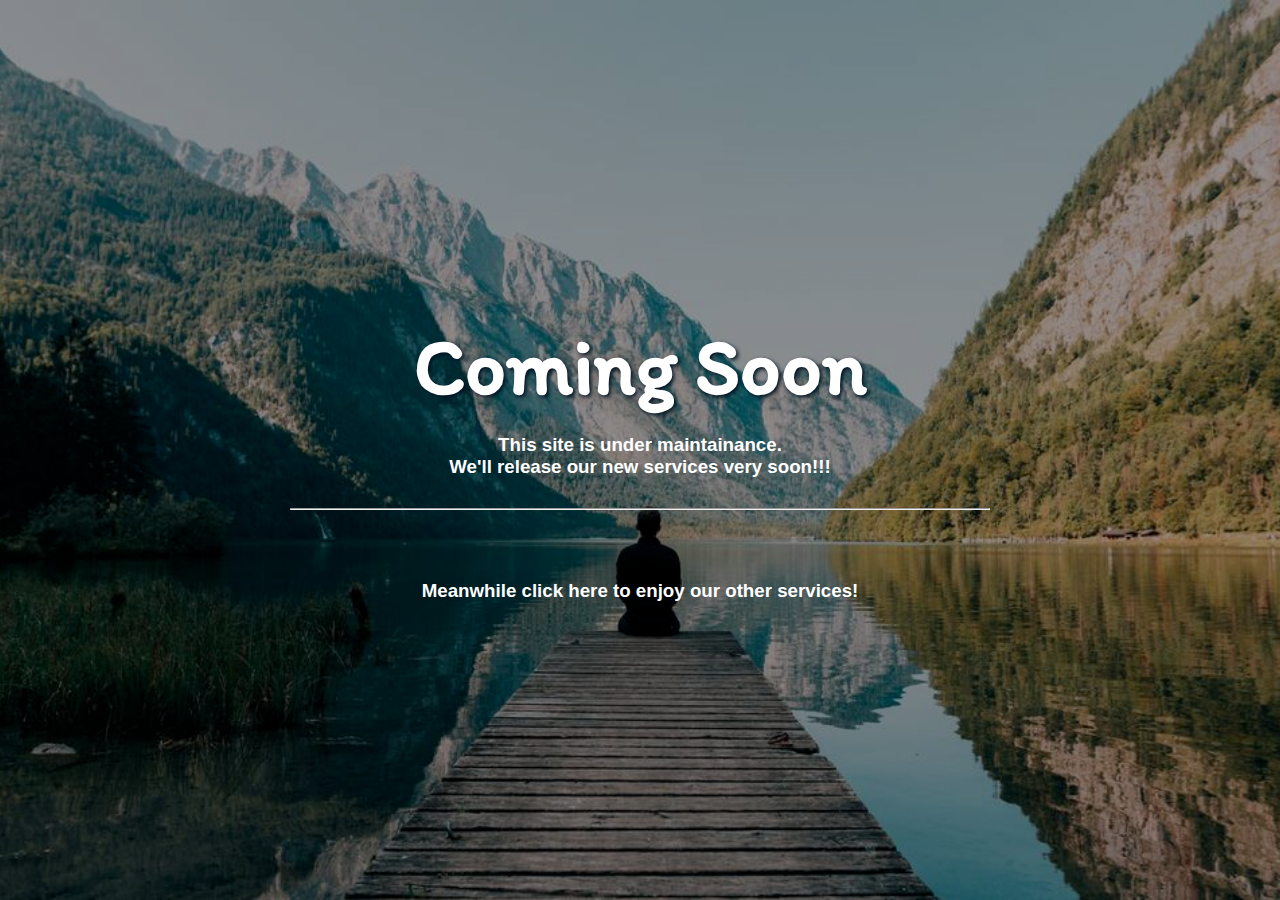
<file: html/comingSoon.html>
<!DOCTYPE html>
<html lang="en">
  <head>
    <meta charset="UTF-8" />
    <meta http-equiv="X-UA-Compatible" content="IE=edge" />
    <meta name="viewport" content="width=device-width, initial-scale=1.0" />
    <link rel ="icon" href="../images/favicon-enhanced.png">
    <link rel="stylesheet" href="../css/styles.css" />
    <link rel="preconnect" href="https://fonts.googleapis.com">
<link rel="preconnect" href="https://fonts.gstatic.com" crossorigin>
<link href="https://fonts.googleapis.com/css2?family=Cedarville+Cursive&family=Dancing+Script&family=Itim&family=Oleo+Script+Swash+Caps&family=Permanent+Marker&display=swap" rel="stylesheet">
    <title>Sukoon</title>
  </head>
  <body>
      <h1>Coming Soon</h1>
      <h3>This site is under maintainance.<br />We'll release our new services very
        soon!!!</h3>
      <hr>
      <p id="launch"></p>
      <h3><a href="https://sukoon-stress-free.netlify.app/#services">Meanwhile click here to enjoy our other services!</a></h3>
  
    <script src="../js/script.js"></script>
  </body>
</html>
</file>
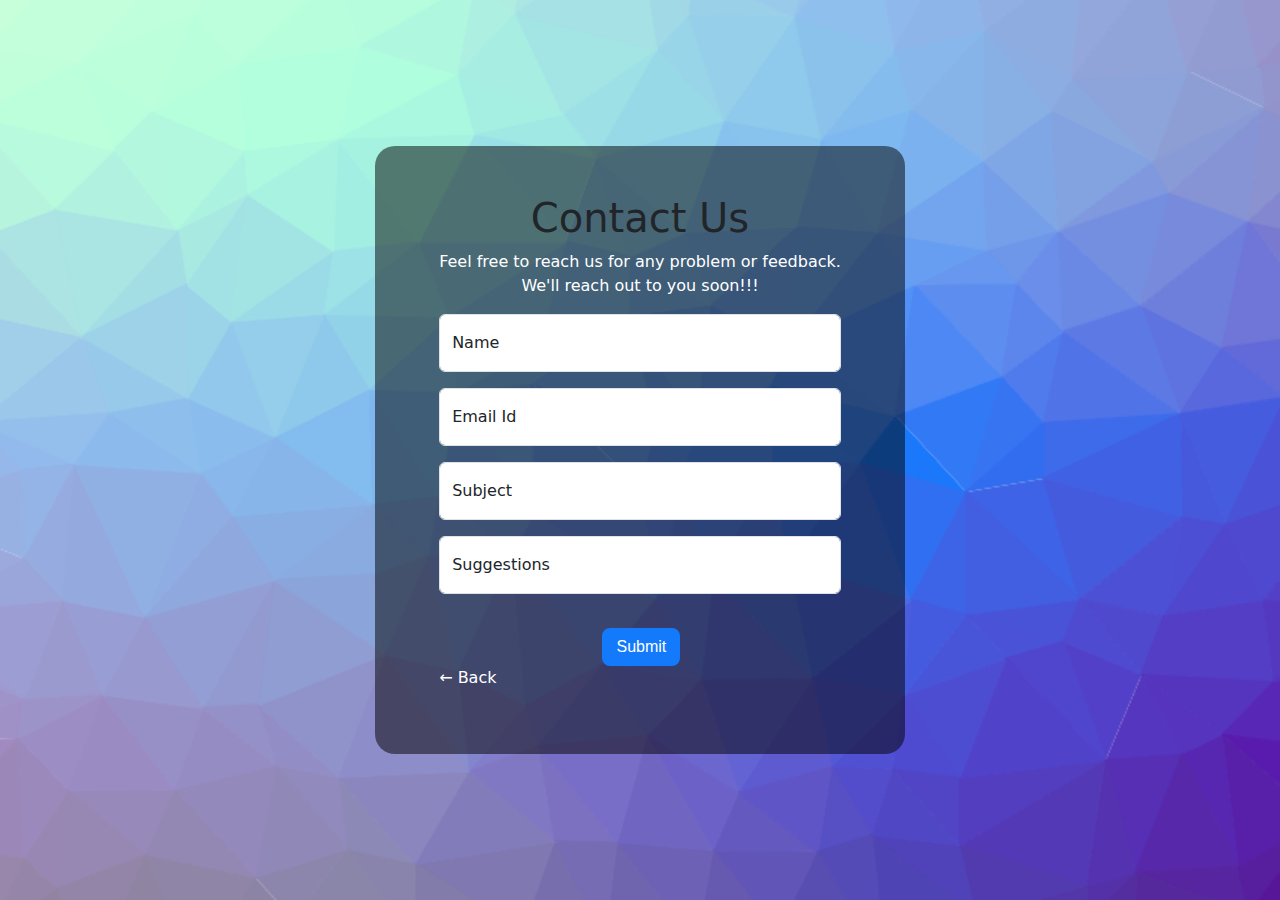
<file: html/contact.html>
<!DOCTYPE html>
<html lang="en">

<head>
    <meta charset="UTF-8" />
    <meta http-equiv="X-UA-Compatible" content="IE=edge" />
    <meta name="viewport" content="width=device-width, initial-scale=1.0" />
    <link rel="icon" href="/images/favicon-enhanced.png">
    <title>Stress Reliever-Sukoon</title>
    <link rel="stylesheet" href="css/contact.css" />
    <link rel="stylesheet" href="https://cdn.jsdelivr.net/npm/bootstrap@5.2.0/dist/css/bootstrap.min.css">
</head>

<body>
    <!-- Contact Us Section -->
    <section id="contact">
        <div class="form-container">
            <div class="header">
                <h1>Contact Us</h1>
                <p>
                    Feel free to reach us for any problem or feedback.<br />We'll reach
                    out to you soon!!!
                </p>
            </div>

            <form action="https://formspree.io/f/mvoygqdg" method="POST">
                <div class="form-floating mb-3">
                    <input type="text" name="name" class="name form-control" id="floatingInput" placeholder="Name" required>
                    <label for="name">Name</label>
                </div>

                <div class="form-floating mb-3">
                    <input type="email" name="email" class="email form-control" id="floatingInput" placeholder="Email id" required>
                    <label for="email">Email Id</label>
                </div>

                <div class="form-floating mb-3">
                    <input type="text" name="subject" class="subject form-control" id="floatingInput" placeholder="Subject" required>
                    <label for="subject">Subject</label>
                </div>

                <div class="form-floating mb-3">
                    <input type="text" name="suggestion" class="suggestion form-control" id="floatingInput" placeholder="Suggestion" required>
                    <label for="suggestion">Suggestions</label>
                </div>

                <a class="atag" href="mailto: healththerapy@gmail.com"><button type="submit" class="btn">Submit</button></a>   
            </form>
            <p><a class="tag" href="/index.html">&#8592; Back</a></p>
        </div>
    </section>
</body>

</html>
<script src="https://cdn.jsdelivr.net/npm/bootstrap@5.2.0/dist/js/bootstrap.bundle.min.js"></script>
</file>
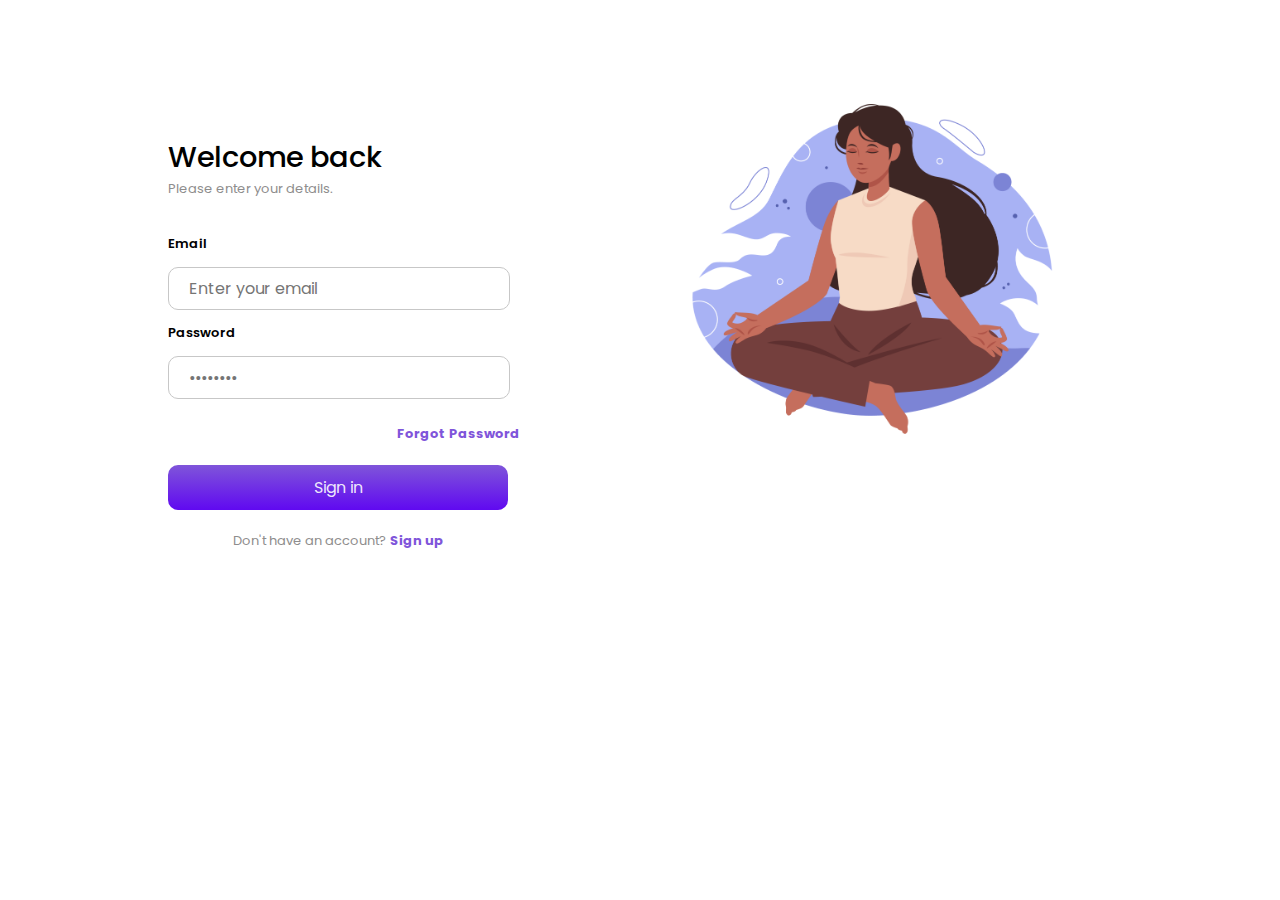
<file: html/login.html>
<!DOCTYPE html>
<html lang="en">
<head>
    <meta charset="UTF-8">
    <meta http-equiv="X-UA-Compatible" content="IE=edge">
    <meta name="viewport" content="width=device-width, initial-scale=1.0">
    <link rel ="icon" href="/images/favicon-enhanced.png">
    <link rel="stylesheet" href="css/login.css">
    <title>Login/SignUp</title>
</head>
<body>
    <img src="/images/signupill.png" alt="">
    <div class="login">
        <div class="welcome">
            <h1 class="titletext">Welcome back</h1>
            <span>Please enter your details.</span>
        </div>
        <div class="inputs">
            <span>Email<br></span>
            <input class="inputbox" placeholder="Enter your email"/><br>
            <span>Password<br></span>
            <input type="password" class="inputbox" placeholder="••••••••"/>        
        </div>
        <div class="forgotpass">
            <span>Forgot Password</span>
        </div>
        <div class="button">
            <input type="button" class="signin" value="Sign in" />
        </div>
        <div class="signupline">
            <span>Don't have an account?</span>
                <span class="signupbutton"> Sign up</span>
            
        </div>
    </div>
    <div class="register">
        <div class="welcome">
            <h1 class="titletext">Create an account</h1>
            <span>Let's get started.</span>
        </div>
        <div class="inputs">
            <span>Username<br></span>
            <input class="inputbox" placeholder="Enter your username"/><br>
            <span>Email<br></span>
            <input class="inputbox" placeholder="Enter your email"/><br>
            <span>Password<br></span>
            <input type="password" class="inputbox" placeholder="••••••••"/>        
        </div>
        <div class="button">
            <input type="button" class="signin" value="Sign up" />
        </div>
        <div class="signupline">
            <span>Already have an account?</span>
                <span class="signinbutton"> Sign in</span>
        </div>
        </div>
    

    
    <script>
        const signin_btn = document.querySelector('.signinbutton');
        const signup_btn = document.querySelector('.signupbutton');
        const register = document.querySelector('.register');
        const login = document.querySelector('.login');
        signup_btn.addEventListener('click', ()=> {
            register.style.display='block';
            login.style.display='none';
        })
        signin_btn.addEventListener('click', ()=> {
            register.style.display='none';
            login.style.display='block';
        })


    </script>

</body>
</html>
</file>
<file: css/styles.css>
* {
  box-sizing: border-box;
}


*{
  margin: 0%;
  padding: 0%;
  box-sizing: border-box;
}
body{
  background-image: url("../images/coming_soon_bg.png");
  background-color: black;
  background-repeat: no-repeat;
  background-size: cover;
  background-position: center center;
  height: 100vh;
  font-family: "Poppins", sans-serif;
  display: flex;
  flex-direction: column;
  align-items: center;
  justify-content: center;
  text-align: center;
  margin: 0;
  overflow: hidden;
}
p{
  color: white;
  display: flex;
  align-items: center;
  width: 100%;
  font-size: 30px;
  font-weight: bold;
  margin: 30px 0;
}
h1{
  color: white;
  margin: 20px 0;
  width: 100%;
  font-size: 80px;
  text-align: center;
  font-weight: bold;
}
hr{
  margin: 30px 0;
  display:flex;
  width: 700px;
}
#launch{
  margin: 20px 0;
  margin-left:20%;
  font-size: 40px;
} 

h1 {
  font-family: 'Itim',cursive;
  color: white;
  font-weight: normal;
  font-size: 60px;
  text-shadow: 2px 2px 4px #011120;
  -moz-transition: all 0.2s ease-in;
  -o-transition: all 0.2s ease-in;
  -webkit-transition: all 0.2s ease-in;
  transition: all 0.2s ease-in;
  margin: 20px 0;
  width: 100%;
  font-size: 80px;
  text-align: center;
  font-weight: bold;
}

h3{
  color: white;
}
h3 a{
  color: white;
  text-decoration: none;
}

h3 a:hover{
  color: lightcyan;
  text-shadow:0px 0px 10px blueviolet;
  -moz-transition: all 0.2s ease-in;
  -o-transition: all 0.2s ease-in;
  -webkit-transition: all 0.2s ease-in;
  transition: all 0.2s ease-in;
}

h1:hover {
  color: lightcyan;
  text-shadow:0px 0px 20px blueviolet;
  -moz-transition: all 0.2s ease-in;
  -o-transition: all 0.2s ease-in;
  -webkit-transition: all 0.2s ease-in;
  transition: all 0.2s ease-in;
}


@keyframes typing {
  from {
    width: 0;
  }
}


@media (max-width: 500px) {
  h1 {
    font-size: 45px;
  }
  .time {
    margin: 5px;
    padding: 0.1rem;
  }
  .time h2 {
    font-size: 12px;
  }
  .text {
    font-size: 10px;
    box-shadow: 5px 5px 3px rgb(143, 143, 143);
    padding: 0.1rem;
    border-radius: 1px;
  }
  h3 {
    color: white;
    font-size: 1rem;
    animation: typing 1s steps(12);
  }
}
</file>
<file: html/css/contact.css>
* {
  margin: 0;
  padding: 0;
  -webkit-box-sizing: border-box;
  box-sizing: border-box;
}

.header {
  display: flex;
  text-align: center;
  margin: auto;
  flex-direction: column;
}

body {
  display: -webkit-box;
  display: -ms-flexbox;
  display: flex;
  -webkit-box-pack: center;
  -ms-flex-pack: center;
  justify-content: center;
  -webkit-box-align: center;
  -ms-flex-align: center;
  align-items: center;
  height: 100vh;
  background: url(/images/contact.png);
background-size: cover;
  background-repeat: no-repeat;
  font-family: "Lato", sans-serif;
  
}

h1 {
  font-size: 50px;
  font-weight: 900;
  color: #fff;
}
p{
  color: #fff;
}
.sr-only:not(:focus):not(:active) {
  clip: rect(0 0 0 0);
  -webkit-clip-path: inset(50%);
  clip-path: inset(50%);
  height: 1px;
  overflow: hidden;
  position: absolute;
  white-space: nowrap;
  width: 1px;
}

.form-container {
  padding: 3rem 4rem;
border-radius: 20px;
  background-color: rgba(0, 0, 0, 0.5);
}

a {
  text-decoration: none;
  display:flex;
  margin:auto;
}
.atag {
  text-decoration: none;
  width:75px;
}
.tag{
  width:60px;
  margin:0 !important;
  text-decoration: none;
  color: #fff;
}
a .btn {
  margin-top: 18px;
  border: 2px solid #137afc;
  color: #fff;
  cursor: pointer;
  background-color:  #137afc;
  box-shadow: inset 0 0 0 0 #137afc;
  border-radius: 8px;
  -webkit-border-radius: 8px;
  -moz-border-radius: 8px;
  -ms-border-radius: 8px;
  -o-border-radius: 8px;
  transition: ease-out 0.4s;
  -webkit-transition: ease-out 0.4s;
  -moz-transition: ease-out 0.4s;
  -ms-transition: ease-out 0.4s;
  -o-transition: ease-out 0.4s;
}

a .btn {
  display: block;
  text-decoration: none;
  font-family: "Montserrat", sans-serif;
  font-weight: 500;
  height: 2.4rem;
  width: 7.1rem;
  text-align: center;
  display: flex;
  justify-content: center;
  align-items: center;
}

a .btn:hover {
  border: 2px solid #137afc;
  box-shadow: inset 130px 0 0 0 #fff;
  color: #137afc;
}
</file>
<file: html/css/login.css>
@import url('https://fonts.googleapis.com/css2?family=Poppins:wght@100;200;300;400;500;600;700;800&display=swap');
body{
    overflow: hidden;
}
.login{
    padding: 8em 10em;
    padding-right: 0em;
    box-sizing: border-box;
    display: inline-block;
}

.register{
    padding: 8em 10em;
    padding-right: 0em;
    box-sizing: border-box;
    display: inline-block;
}

.welcome h1{
    font-family: 'Poppins';
    font-weight: 500;
    margin: 0% 0%;
    font-size: 1.8em;
}
.welcome span{
    font-family: 'Poppins';
    color: #8E8D8D;
    font-size: small;
}

.inputs{
    margin: 2.2em 0em;
    margin-bottom: 0em;
}
.inputs span{
    font-family: 'Poppins';
    font-weight: 600;
    font-size: small;
}

.inputbox {
    width: 300px;
    margin: 0.8em 0em;
    display: inline-block;
    -webkit-box-sizing: content-box;
    -moz-box-sizing: content-box;
    box-sizing: content-box;
    padding: 8px 20px;
    border: 1px solid #c7c7c7;
    -webkit-border-radius: 10px;
    border-radius: 10px;
    font: normal 16px/normal "Poppins";
    color: #000000;
    -o-text-overflow: clip;
    text-overflow: clip;
  }

  .forgotpass span{
    font-family: 'Poppins';
    font-weight: 650;
    font-size: small;
    color: #7F55DA;
    display: flex;
    padding: 1em 17.6em;
    cursor: pointer;
  }

  .signin {
    margin: 0.5em 0em;
    width: 320px;
    display: inline-block;
    -webkit-box-sizing: content-box;
    -moz-box-sizing: content-box;
    box-sizing: content-box;
    cursor: pointer;
    padding: 10px 10px;
    border: none;
    -webkit-border-radius: 10px;
    border-radius: 10px;
    font: normal 16px/normal "Poppins";
    color: rgba(255,255,255,0.9);
    -o-text-overflow: clip;
    text-overflow: clip;
        background: #7F55DA;
        background: linear-gradient(0deg, rgba(96,9,240,1) 0%, #7F55DA 100%);
        border: none;
        
      }
      .signin:before {
        height: 0%;
        width: 2px;
      }
      .signin:hover {
        box-shadow:  4px 4px 6px 0 rgba(255,255,255,.5),
                    -4px -4px 6px 0 rgba(116, 125, 136, .5), 
          inset -4px -4px 6px 0 rgba(255,255,255,.2),
          inset 4px 4px 6px 0 rgba(0, 0, 0, .4);
      }
  
  .signupline{
    font-family: 'Poppins';
    color: #8E8D8D;
    font-size: small;
    padding: 1em 5em;
}
    .signupbutton{
    font-family: 'Poppins';
    font-weight: 650;
    font-size: small;
    color: #7F55DA;
    cursor: pointer;
    }
 .signinbutton{
    font-family: 'Poppins';
    font-weight: 650;
    font-size: small;
    color: #7F55DA;
    cursor: pointer;
    }
    img{
        position: absolute;
        margin: 6em 32em;
        padding: 0em 10em;
        width: 55%;
        float: right;
        box-sizing: border-box;
    }
        .register{
        display:none;
    }

    @media screen and (max-width: 1096px) {
        img{
            margin-top: 12%;
            height: 50%;
        }
    }
    @media screen and (max-width: 970px) 
{
    img{
        margin: 6em 25em;
        width:70%
    }
}
@media screen and (max-width: 720px) 
{ 
    img{
    margin: 0em 0em;
    width: 80%;
    height: 40%;
   padding-bottom: 12%;
    }
    .login{
        margin-top: 8%;
    }
}
@media screen and (max-width: 575px) 
{
    img{
        width: 100%;
        height: 42%;
        padding-bottom: 20%;

    }
}
@media screen and (max-width: 484px) 
{
    img{
        width: 140%;
        margin-top: 15%;
        
    }
    .login{
        margin-top: 45%;
}
}
@media screen and (max-width: 380px) 
{
    img{
        width: 150%;
        height: 55%;
        margin-top: 20%;
        
    }
    .login{
        margin-top: 60%;
    }
}
</file>
